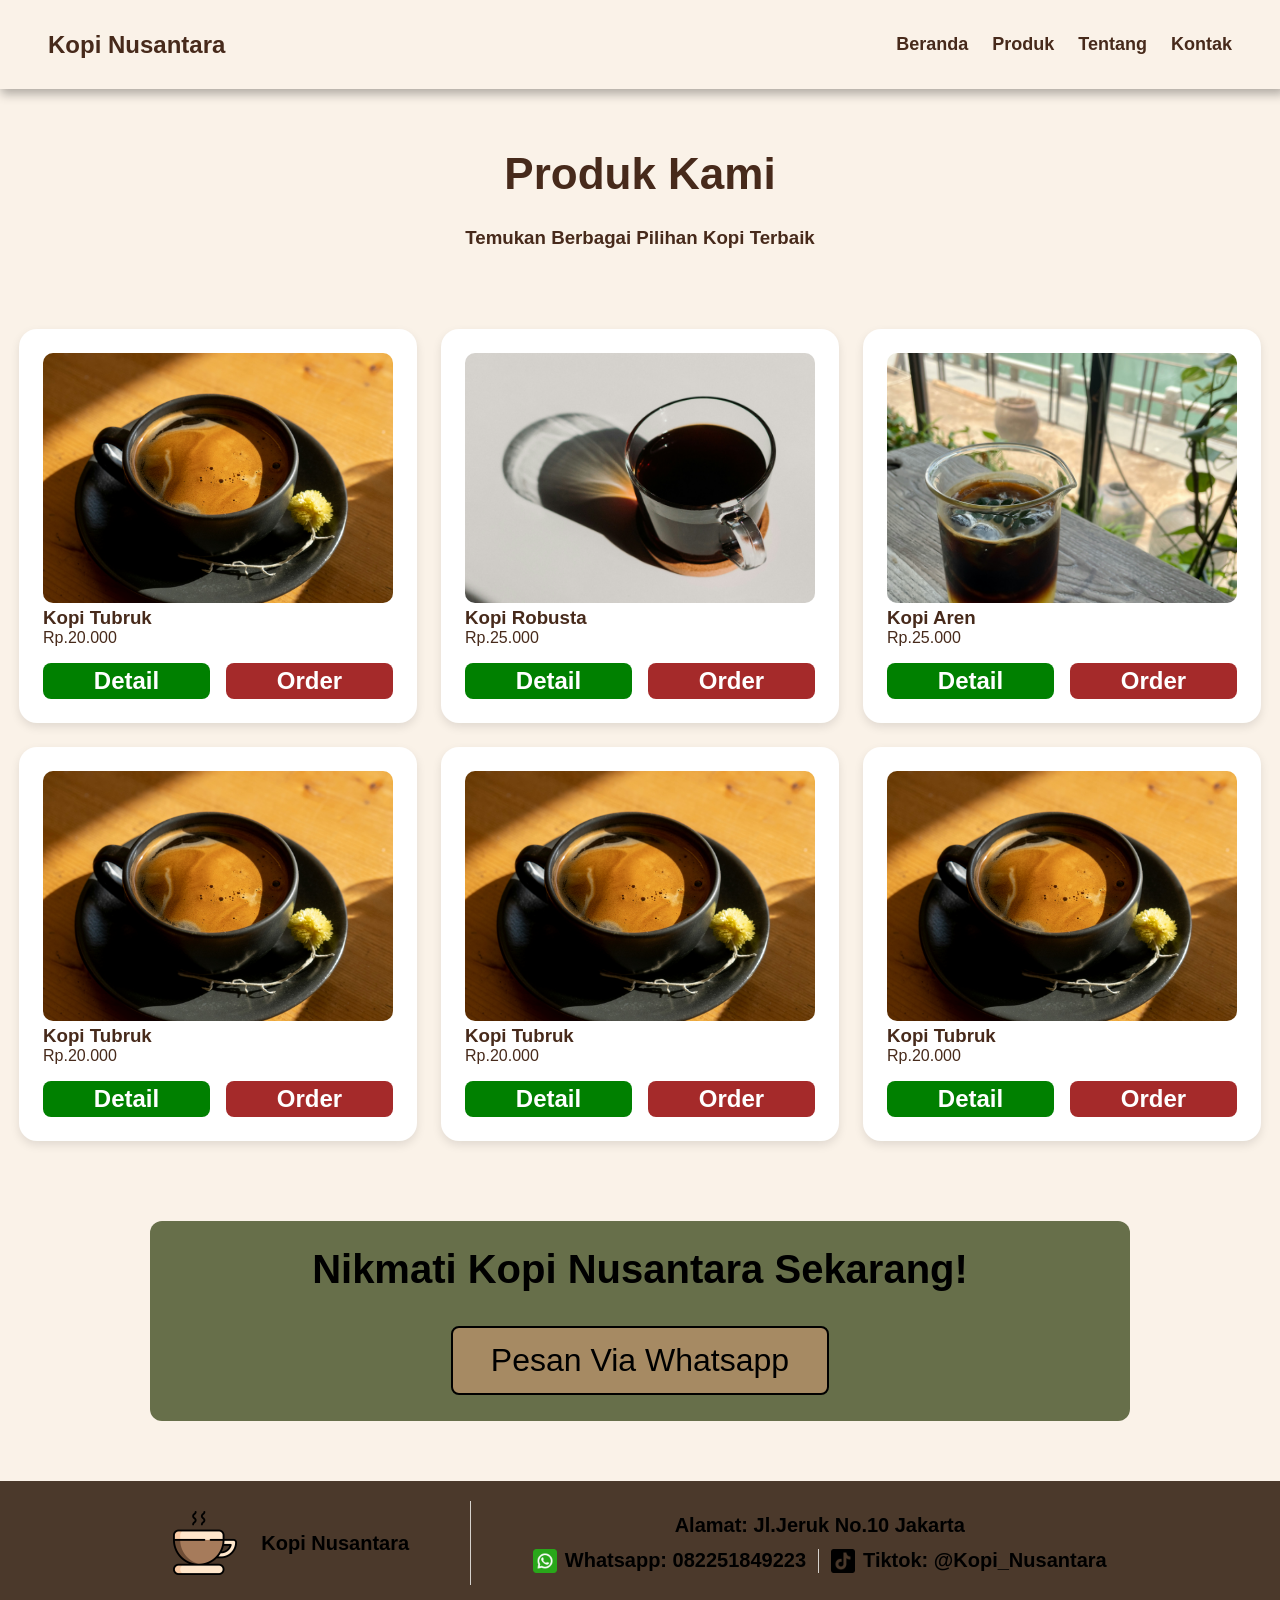
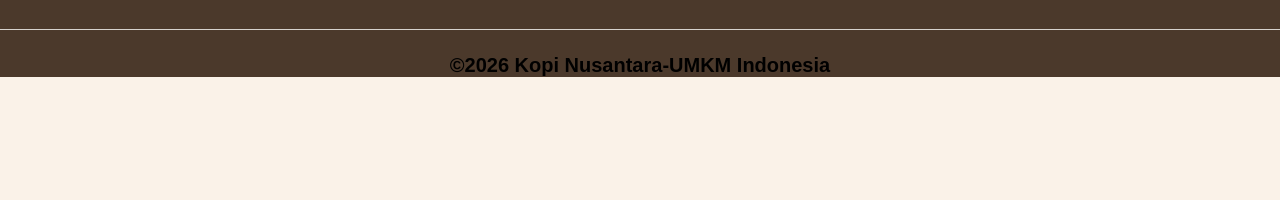
<file: products.html>
<!DOCTYPE html>
<html lang="en">

<head>
    <meta charset="UTF-8">
    <meta name="viewport" content="width=device-width, initial-scale=1.0">
    <link rel="stylesheet" href="styles.css">
    <link rel="icon" type="image/x-icon" href="assets/coffe-icon.png">
    <title>Products
    </title>
</head>

<body>
    <header class="navbar">
        <h2 class="nav-header">Kopi Nusantara</h2>
        <nav class="nav-container">
            <ul class="nav-link">
                <li>
                    <a href="index.html">Beranda</a>
                </li>
                <li>
                    <a href="products.html" target="_blank">Produk</a>
                </li>
                <li>
                    <a href="#tentang" target="_blank">Tentang</a>
                </li>
                <li>
                    <a href="#" target="_blank">Kontak</a>

                </li>
            </ul>
        </nav>
    </header>


    <section class="page-header">
        <h2>Produk Kami</h2>
        <h3>Temukan Berbagai Pilihan Kopi Terbaik</h3>
    </section>

    <section class="list-product">

        <div class="product-container">

            <div class="card product">
                <div class="product-preview">
                    <img src="assets/kopi-tubruk-img.jpg" alt="Coffee" class="card-img">
                </div>
                <div class="product-content">
                    <h3>Kopi Tubruk</h3>
                    <p>Rp.20.000</p>
                    <div class="hero-btn">
                        <a href="products.html" class="btn-product btn1" target="_blank">Detail</a>
                        <a href="#" class="btn-product btn2">Order</a>
                    </div>
                </div>
            </div>

            <div class="card product">
                <div class="product-preview">
                    <img src="assets/kopi-robusta-img.jpg" alt="Coffee" class="card-img">
                </div>
                <div class="product-content">
                    <h3>Kopi Robusta</h3>
                    <p>Rp.25.000</p>
                    <div class="hero-btn">
                        <a href="products.html" class="btn-product btn1" target="_blank">Detail</a>
                        <a href="#" class="btn-product btn2">Order</a>
                    </div>
                </div>
            </div>

            <div class="card product">
                <div class="product-preview">
                    <img src="assets/kopi-aren-img.jpg" alt="Coffee" class="card-img">
                </div>
                <div class="product-content">
                    <h3>Kopi Aren</h3>
                    <p>Rp.25.000</p>
                    <div class="hero-btn">
                        <a href="products.html" class="btn-product btn1" target="_blank">Detail</a>
                        <a href="#" class="btn-product btn2">Order</a>
                    </div>
                </div>
            </div>

            <div class="card product">
                <div class="product-preview">
                    <img src="assets/kopi-tubruk-img.jpg" alt="Coffee" class="card-img">
                </div>
                <div class="product-content">
                    <h3>Kopi Tubruk</h3>
                    <p>Rp.20.000</p>
                    <div class="hero-btn">
                        <a href="products.html" class="btn-product btn1" target="_blank">Detail</a>
                        <a href="#" class="btn-product btn2">Order</a>
                    </div>
                </div>
            </div>

            <div class="card product">
                <div class="product-preview">
                    <img src="assets/kopi-tubruk-img.jpg" alt="Coffee" class="card-img">
                </div>
                <div class="product-content">
                    <h3>Kopi Tubruk</h3>
                    <p>Rp.20.000</p>
                    <div class="hero-btn">
                        <a href="products.html" class="btn-product btn1" target="_blank">Detail</a>
                        <a href="#" class="btn-product btn2">Order</a>
                    </div>
                </div>
            </div>

            <div class="card product">
                <div class="product-preview">
                    <img src="assets/kopi-tubruk-img.jpg" alt="Coffee" class="card-img">
                </div>
                <div class="product-content">
                    <h3>Kopi Tubruk</h3>
                    <p>Rp.20.000</p>
                    <div class="hero-btn">
                        <a href="products.html" class="btn-product btn1" target="_blank">Detail</a>
                        <a href="#" class="btn-product btn2">Order</a>
                    </div>
                </div>
            </div>

        </div>


    </section>

    <section class="headline" id="headline">

        <div class="headline-content">

            <h2>Nikmati Kopi Nusantara Sekarang!</h2>
            <a href="#" class="button1">Pesan Via Whatsapp </a>
        </div>

    </section>

    <footer class="footer" id="footer">

        <div class="footer-content">

            <div class="coffe-label">
                <img src="assets/coffe-icon.png" alt="coffe icon" class="coffe-icon">
                <h4>Kopi Nusantara</h4>
            </div>

            <div class="coffe-label-divider"></div>

            <div class="footer-contact">

                <div <div class="alamat">
                    <h4>Alamat: Jl.Jeruk No.10 Jakarta</h4>
                </div>

                <div class="social-media">

                    <div class="whatsapp">
                        <img src="assets/whatsapp.png" alt="whatsapp icon" class="whatsapp-icon" />
                        <h4>Whatsapp: 082251849223</h4>
                    </div>


                    <div class="social-media-divider"></div>
                    <div class="tiktok">
                        <img src="assets/tiktok.png" alt="tiktok icon" class="tiktok-icon" />
                        <h4>Tiktok: @Kopi_Nusantara</h4>
                    </div>
                </div>

            </div>

        </div>

        <div class="border"></div>

        <div class="copyright">
            <h4>
                ©2026 Kopi Nusantara-UMKM Indonesia
            </h4>

        </div>

    </footer>




</body>

</html>
</file>
<file: styles.css>
body {
    margin: 0;
    background-color: #faf2e8;
    height: 200vh;
    font-family: 'Segoe UI', Tahoma, Geneva, Verdana, sans-serif;

}

h1,
h2,
h3,
h4,
h5,
h6,
p,
a {
    margin: 0;
    font-family: 'Segoe UI', Tahoma, Geneva, Verdana, sans-serif;
}

.navbar {
    display: flex;
    padding: 16px 48px;
    align-items: center;
    justify-content: space-between;
    box-shadow: 3px 3px 10px 2px rgba(0, 0, 0, 0.3);
    position: sticky;
    top: 0;
    background-color: #faf2e8;
    z-index: 99;
}

.nav-header {
    margin: 0;
    color: #472a1b;
}

.nav-link {
    display: flex;
    list-style-type: none;
    gap: 24px;
    padding: 0;
    justify-content: center;
    color: #472a1b;
    font-weight: bold;
    font-size: 18px;
}

.nav-link a,
.nav-link a:visited {
    text-decoration: none;
    color: #472a1b;
}

.nav-link a:hover {
    text-decoration: underline;
    color: #a85f3a;
}

.hero {
    height: 80vh;
    display: flex;
    align-items: center;
    padding: 24px 48px;
    justify-content: end;
    position: relative;
}

.hero img {
    width: 100%;
    height: 100%;
    object-fit: cover;
    position: absolute;
    top: 0;
    left: 0;
}

.hero-header {
    display: flex;
    flex-direction: column;
    gap: 24px;
}

.hero-content {
    color: white;
    padding: 60px 24px;
    z-index: 10;
    display: flex;
    flex-direction: column;
    justify-content: space-between;
    gap: 48px;
}

.hero-content a {
    text-decoration: none;
}

.hero-content h2,
.hero-content h3 {
    font-family: Arial, Helvetica, sans-serif;
    text-align: center;
}

.page-header {
    color: #472a1b;
    padding: 60px 24px;
    z-index: 10;
    display: flex;
    flex-direction: column;
    justify-content: space-between;
    gap: 28px;

}

.page-header h2,
.page-header h3 {
    font-family: Arial, Helvetica, sans-serif;
    text-align: center;
}

.page-header h2 {
    font-size: 44px;

}

.hero-content h2 {
    font-size: 84px;
    max-width: 40vw;
}

.hero-btn {
    display: flex;
    gap: 16px;
    justify-content: center;
    width: 100%;

}

.btn {
    color: white;
    padding: 4px;
    width: 220px;
    height: 50px;
    display: flex;
    align-items: center;
    justify-content: center;
    font-weight: bold;
    font-size: 24px;
    margin-top: 16px;
    border-radius: 10px;
}

.btn-product {
    color: white;
    padding: 4px;
    width: 100%;
    display: flex;
    align-items: center;
    justify-content: center;
    font-weight: bold;
    font-size: 24px;
    margin-top: 16px;
    border-radius: 8px;
    text-decoration: none;
}


.btn1 {
    background-color: green;
}

.btn2 {
    background-color: brown;
}

/* tentang section */

.tentang {
    padding: 80px 150px;
    display: flex;
    gap: 48px;
    position: relative;
}

.tentang img {
    background-color: white;
    padding: 16px;
    box-shadow: 5px 2px 8px 0px rgba(0, 0, 0, 0.20);
    width: 500px;
    height: 300px;
    object-fit: cover;

}

.tentang-content {
    color: #472a1b;
    width: 100%;
    padding: 16px;
}

.tentang-content p {
    font-size: 18px;
    font-weight: 500;
}

.tentang-content h3 {
    font-size: 48px;
}

.border {
    border-top: 1px solid #d6d3ce;
    margin: 24px 0;
    width: 100%;
}

/* keungulan section */

.divider {
    width: 1px;
    height: 200px;
    background-color: #d6d3ce;
}


.keunggulan {
    width: 100%;
}

.section-header {
    display: flex;
    justify-content: center;
    align-items: center;
    padding: 12px 44px;
    gap: 24px;
    text-wrap: nowrap;

}

.section-header h3 {
    display: flex;
    text-wrap: none;
    width: 100%;
    text-align: center;
    margin: 0;
    padding-top: 0;
    font-size: 40px;
    color: #472a1b;
}

.keunggulan .border {
    height: 1px;
    width: 100%;
}

.keunggulan-content {
    position: relative;
    display: flex;
    gap: 46px;
    align-items: center;
    justify-content: space-evenly;
    padding: 20px 12px;
    height: 20%;
    margin: 0 auto;
    max-width: 60%;
    text-align: center;

}

.keunggulan-item {
    text-align: center;
}

.keunggulan-item h4 {
    margin-top: 20px;
    font-size: large;
    color: #472a1b;
}

.keunggulan-icon {
    width: 10vw;
    height: auto;
}

/* preview-product section */

.preview-header {
    display: flex;
    justify-content: center;
    align-items: center;
    padding: 12px 44px;
    gap: 24px;
}

.preview-header h3 {
    text-wrap: none;
    width: 100%;
    text-align: center;
    justify-content: center;
    margin: 0;
    padding-top: 0;
}


.card {
    width: 350px;
    background: white;
    border-radius: 18px;
    box-shadow: 0 4px 10px rgba(0, 0, 0, 0.1);
    text-align: center;
    padding: 24px;
}

.card-img {
    width: 100%;
    height: 250px;
    object-fit: cover;
    border-radius: 10px;
}

@media (max-width: 768px) {
    .product-container {
        flex-direction: column;
        align-items: center;
    }
}

.product-container {
    display: grid;
    align-items: center;
    gap: 24px;
    justify-content: center;
    padding: 20px;
    grid-template-columns: auto auto auto;
}

.product-content {
    color: #472a1b;
    font-size: medium;
    display: flex;
    align-items: start;
    justify-content: center;
    flex-direction: column;

}

/* testimoni section */


.testimoni-container {
    display: flex;
    gap: 20px;
    align-items: start;
    justify-content: center;
    flex-direction: row;
    padding: 20px 0;
}



.testimoni-card {
    display: flex;
    justify-content: center;
    gap: 16px;
    min-width: 500px;
    background: white;
    border-radius: 18px;
    box-shadow: 0 4px 10px rgba(0, 0, 0, 0.1);
    text-align: center;
    padding: 24px;


}


.testimoni-content {
    display: grid;
    align-items: center;
    justify-content: center;



}

.rating {
    display: flex;
    width: 100%;
    object-fit: cover;
    height: 25px;
    gap: 8px;
    justify-content: center;


}


/* headline section */

.headline {
    display: flex;
    width: 100%;
    height: 200px;
    padding: 20px 0;
    margin: 40px 0px;
    box-sizing: content-box;
}

.headline-content {
    background-color: #676f4a;
    display: flex;
    justify-content: center;
    flex-direction: column;
    gap: 34px;
    padding: 24px 24px;
    width: 100%;
    margin: 0 150px;
    align-items: center;
    border-radius: 12px;
}

.headline-content h2 {
    font-size: 40px;
    display: flex;
    justify-content: center;
    align-items: center;


}

.button1 {
    font-size: 32px;
    padding: 14px 38px;
    color: black;
    background-color: #a68a63;
    text-decoration: none;
    display: flex;
    justify-content: center;
    align-items: center;
    border: 2px solid black;
    width: fit-content;
    border-radius: 8px;

}

.button1:hover {
    background-color: #eeb05a;
}

/* footer section */

.footer {
    background-color: #4b392b;
    font-size: 20px;
}

.footer-content {
    position: relative;
    display: flex;
    gap: 16px;
    align-items: center;
    justify-content: space-evenly;
    padding: 20px 12px;
    height: 20%;
    margin: 0 auto;
    max-width: 80%;
    text-align: center;
}

.coffe-label {
    display: flex;
    align-items: center;
    text-wrap: nowrap;
    gap: 24px;
}

.footer-contact {
    display: flex;
    flex-direction: column;
    gap: 12px;

}

.social-media {
    display: flex;
    gap: 12px;

}

.coffe-label-divider {
    width: 1px;
    height: 84px;
    background-color: #d6d3ce;
}


.social-media-divider {
    width: 1px;
    height: 24px;
    background-color: #d6d3ce;
}

.whatsapp,
.tiktok {
    display: flex;
    align-items: center;
    gap: 8px;
}

.copyright {
    display: flex;
    align-items: center;
    justify-content: center;
}

.coffe-icon {
    width: 64px;
    height: auto;
}

.whatsapp-icon {

    width: 24px;
    height: auto;
}

.tiktok-icon {
    width: 24px;
    height: auto;
}
</file>
